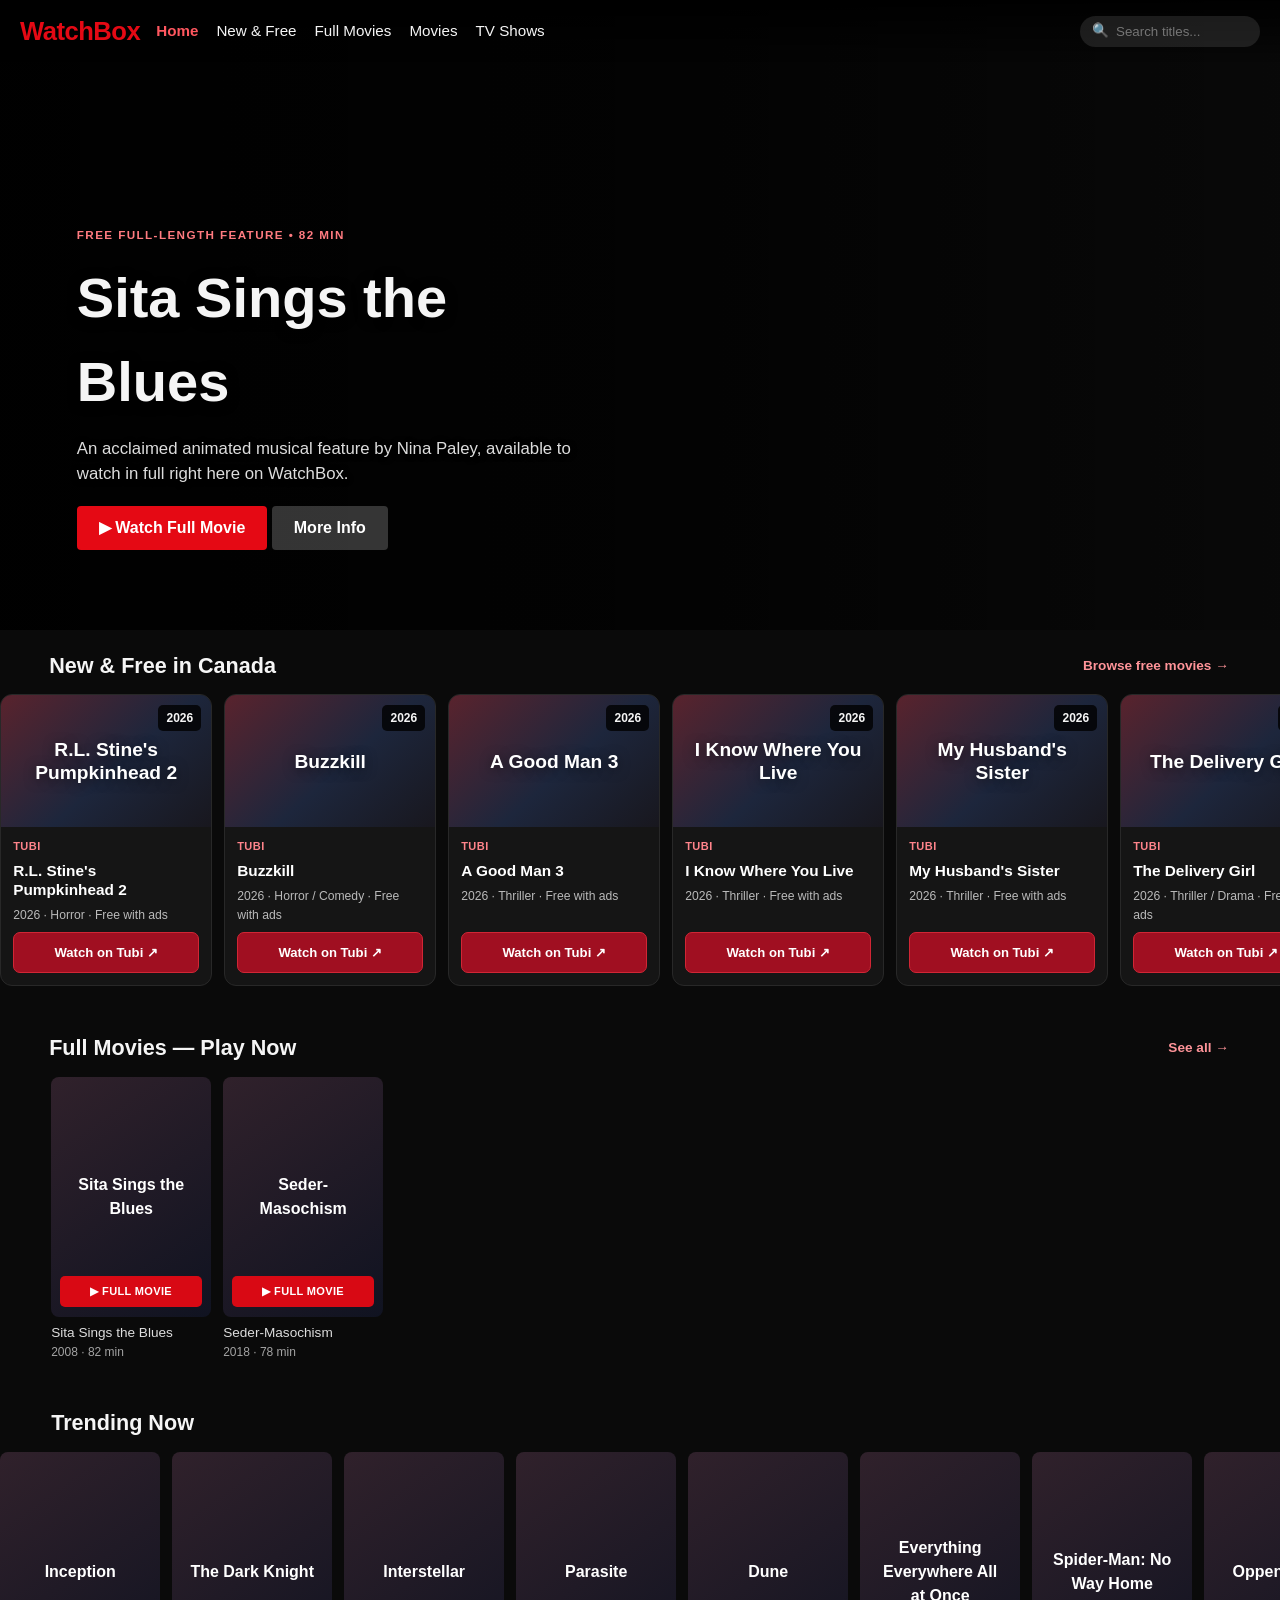
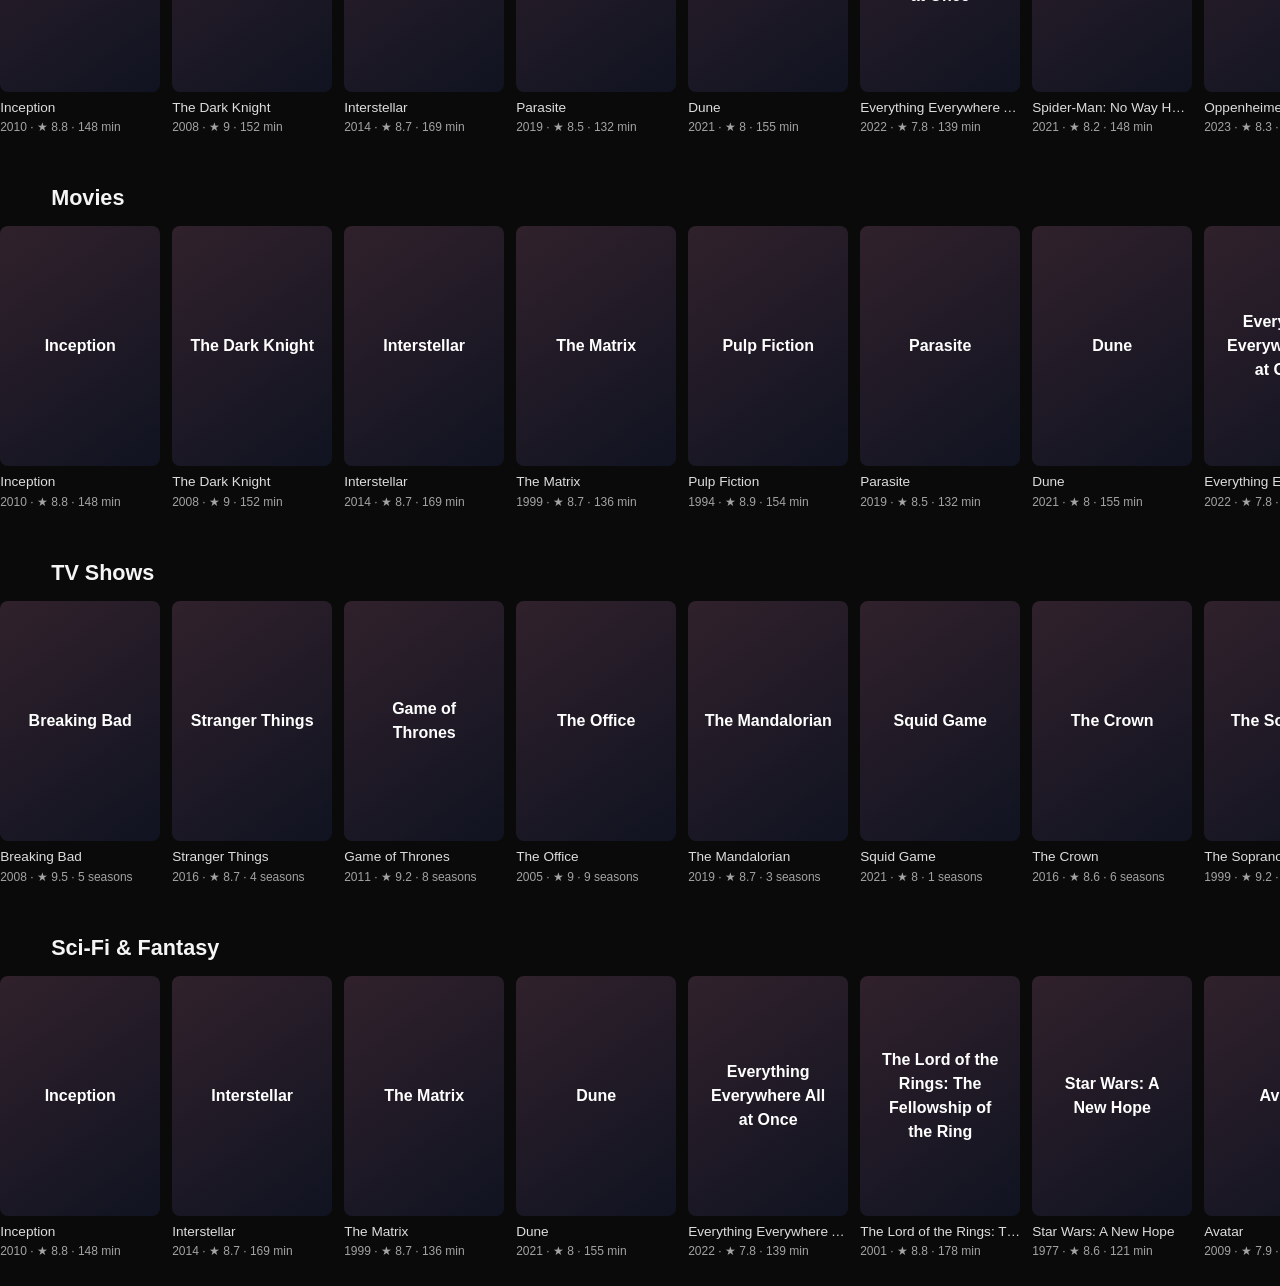
<file: index.html>
<!DOCTYPE html>
<html lang="en">
<head>
<meta charset="UTF-8">
<meta name="viewport" content="width=device-width, initial-scale=1.0">
<title>WatchBox — Home</title>
<link rel="stylesheet" href="style.css">
</head>
<body>

<header id="header">
  <a href="index.html" class="logo">WatchBox</a>
  <nav class="nav-links">
    <a href="index.html">Home</a>
    <a href="new-free.html">New &amp; Free</a>
    <a href="full-movies.html">Full Movies</a>
    <a href="movies.html">Movies</a>
    <a href="tv.html">TV Shows</a>
  </nav>
  <div class="search-wrap">
    <input type="search" id="search" aria-label="Search titles" placeholder="Search titles..." autocomplete="off">
  </div>
</header>

<section class="hero">
  <div class="hero-content">
    <div class="eyebrow">FREE FULL-LENGTH FEATURE • 82 MIN</div>
    <h1>Sita Sings the Blues</h1>
    <p>An acclaimed animated musical feature by Nina Paley, available to watch in full right here on WatchBox.</p>
    <a href="watch.html?id=90001" class="btn">▶ Watch Full Movie</a>
    <a href="detail.html?id=90001" class="btn secondary">More Info</a>
  </div>
</section>

<main>
  <section class="section">
    <div class="section-heading">
      <h2 class="section-title">New &amp; Free in Canada</h2>
      <a href="new-free.html" class="see-all">Browse free movies →</a>
    </div>
    <div class="row" id="row-new-free"><p class="free-loading">Loading the latest free movie links…</p></div>
  </section>
  <section class="section">
    <div class="section-heading"><h2 class="section-title">Full Movies — Play Now</h2><a href="full-movies.html" class="see-all">See all →</a></div>
    <div class="row" id="row-full"></div>
  </section>
  <section class="section">
    <h2 class="section-title">Trending Now</h2>
    <div class="row" id="row-trending"></div>
  </section>
  <section class="section">
    <h2 class="section-title">Movies</h2>
    <div class="row" id="row-movies"></div>
  </section>
  <section class="section">
    <h2 class="section-title">TV Shows</h2>
    <div class="row" id="row-tv"></div>
  </section>
  <section class="section">
    <h2 class="section-title">Sci-Fi & Fantasy</h2>
    <div class="row" id="row-scifi"></div>
  </section>
</main>

<script src="data.js"></script>
<script src="streaming.js"></script>
<script src="common.js"></script>
<script src="free-movies.js"></script>
<script>
document.addEventListener("DOMContentLoaded", () => {
  const full = content.filter(hasFullMovie);
  const trending = content.filter(i => i.trending);
  const movies = content.filter(i => i.type === "movie").slice(0, 12);
  const tv = content.filter(i => i.type === "tv").slice(0, 10);
  const scifi = content.filter(i => i.genres.some(g => ["Sci-Fi", "Fantasy", "Adventure"].includes(g))).slice(0, 12);

  const rows = {
    "row-full": full,
    "row-trending": trending,
    "row-movies": movies,
    "row-tv": tv,
    "row-scifi": scifi
  };

  Object.entries(rows).forEach(([id, items]) => {
    const row = document.getElementById(id);
    items.forEach(item => row.appendChild(createCard(item)));
  });
});
</script>
</body>
</html>
</file>
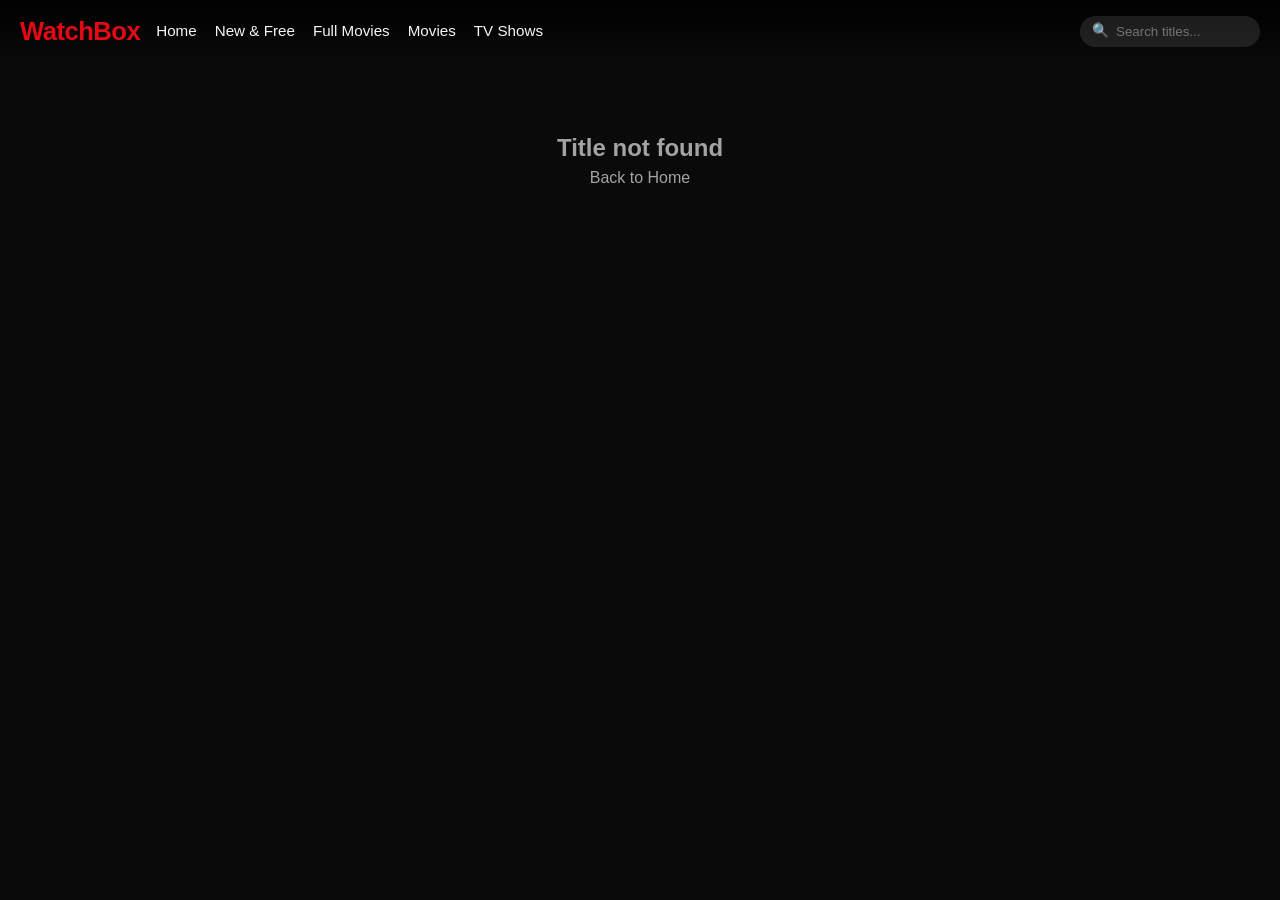
<file: detail.html>
<!DOCTYPE html>
<html lang="en">
<head>
<meta charset="UTF-8">
<meta name="viewport" content="width=device-width, initial-scale=1.0">
<title>WatchBox — Detail</title>
<link rel="stylesheet" href="style.css">
</head>
<body>

<header id="header">
  <a href="index.html" class="logo">WatchBox</a>
  <nav class="nav-links">
    <a href="index.html">Home</a>
    <a href="new-free.html">New &amp; Free</a>
    <a href="full-movies.html">Full Movies</a>
    <a href="movies.html">Movies</a>
    <a href="tv.html">TV Shows</a>
  </nav>
  <div class="search-wrap">
    <input type="search" id="search" aria-label="Search titles" placeholder="Search titles..." autocomplete="off">
  </div>
</header>

<main id="detail-main" style="padding-top: 70px;">
  <!-- Filled by JS -->
</main>

<script src="data.js"></script>
<script src="streaming.js"></script>
<script src="common.js"></script>
<script>
document.addEventListener("DOMContentLoaded", () => {
  const id = parseInt(getParam("id"));
  const item = content.find(c => c.id === id);
  const validTrailer = /^[a-zA-Z0-9_-]{11}$/.test(item?.trailer || "") ? item.trailer : "";
  const main = document.getElementById("detail-main");

  if (!item) {
    main.innerHTML = `<div class="empty"><h2>Title not found</h2><p><a href="index.html">Back to Home</a></p></div>`;
    return;
  }

  document.title = `WatchBox — ${item.title}`;

  const metaParts = [
    item.year,
    item.type === "movie" ? "Movie" : "TV Series",
    typeof item.rating === "number" ? `★ ${item.rating}` : "",
    item.runtime || (item.seasons ? `${item.seasons} season${item.seasons > 1 ? "s" : ""}` : ""),
    item.genres.join(" · ")
  ].filter(Boolean);

  const related = content
    .filter(c => c.id !== item.id && c.genres.some(g => item.genres.includes(g)))
    .slice(0, 10);

  main.innerHTML = `
    <section class="detail-hero" style="background-image: linear-gradient(to top, var(--bg) 0%, transparent 60%), url('${item.backdrop || item.poster}')">
      <div class="detail-content">
        <h1 class="detail-title">${escapeHtml(item.title)}</h1>
        <div class="detail-meta">${escapeHtml(metaParts.join(" · "))}</div>
        <p class="detail-desc">${escapeHtml(item.description)}</p>
        ${hasFullMovie(item) ? `<a href="${watchUrl(item)}" class="btn">▶ Watch Full Movie</a>` : ""}
        ${validTrailer ? `<a href="#trailer" class="btn secondary">▶ Play Trailer</a>` : ""}
      </div>
    </section>
    ${validTrailer ? `
    <div class="trailer-wrap" id="trailer">
      <iframe title="Trailer for ${escapeHtml(item.title)}" src="https://www.youtube.com/embed/${validTrailer}?rel=0" loading="lazy" allowfullscreen></iframe>
    </div>` : ""}
    ${related.length ? `
    <section class="related section">
      <h2 class="section-title">More Like This</h2>
      <div class="row" id="related-row"></div>
    </section>` : ""}
  `;

  if (related.length) {
    const row = document.getElementById("related-row");
    related.forEach(r => row.appendChild(createCard(r)));
  }
});
</script>
</body>
</html>
</file>
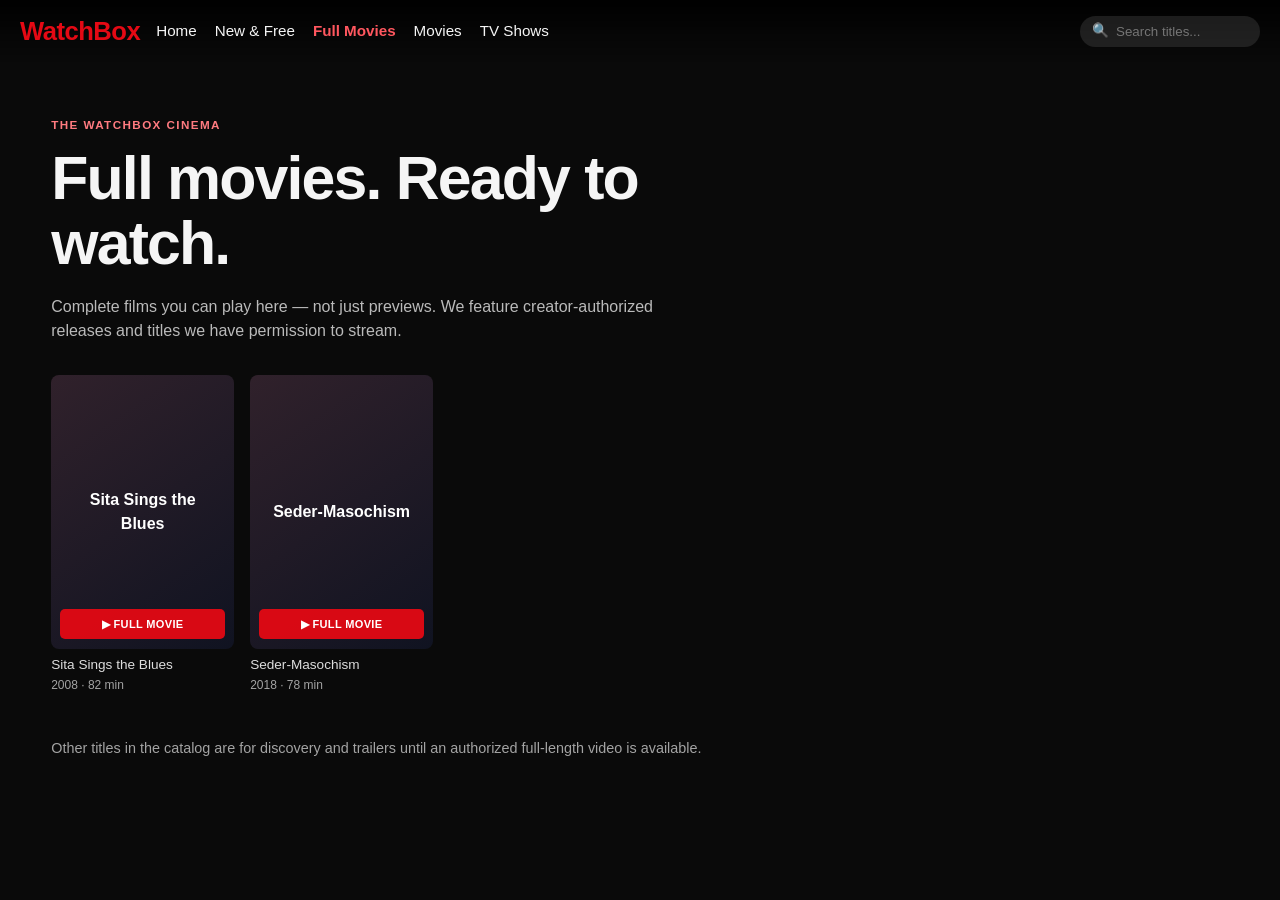
<file: full-movies.html>
<!DOCTYPE html>
<html lang="en">
<head>
<meta charset="UTF-8">
<meta name="viewport" content="width=device-width, initial-scale=1.0">
<title>WatchBox — Full Movies</title>
<meta name="description" content="Watch complete, legitimately available feature films for free on WatchBox.">
<link rel="stylesheet" href="style.css">
</head>
<body>
<header id="header">
  <a href="index.html" class="logo">WatchBox</a>
  <nav class="nav-links" aria-label="Main navigation">
    <a href="index.html">Home</a>
    <a href="new-free.html">New &amp; Free</a>
    <a href="full-movies.html">Full Movies</a>
    <a href="movies.html">Movies</a>
    <a href="tv.html">TV Shows</a>
  </nav>
  <div class="search-wrap"><input type="search" id="search" aria-label="Search titles" placeholder="Search titles..." autocomplete="off"></div>
</header>
<main class="full-movies-page">
  <div class="page-heading">
    <div class="eyebrow">THE WATCHBOX CINEMA</div>
    <h1>Full movies. Ready to watch.</h1>
    <p>Complete films you can play here — not just previews. We feature creator-authorized releases and titles we have permission to stream.</p>
  </div>
  <div class="grid" id="full-movies-grid"></div>
  <p class="availability-note">Other titles in the catalog are for discovery and trailers until an authorized full-length video is available.</p>
</main>
<script src="data.js"></script>
<script src="streaming.js"></script>
<script src="common.js"></script>
<script>
document.addEventListener("DOMContentLoaded", function () {
  var grid = document.getElementById("full-movies-grid");
  content.filter(hasFullMovie).forEach(function (film) { grid.appendChild(createCard(film)); });
});
</script>
</body>
</html>
</file>
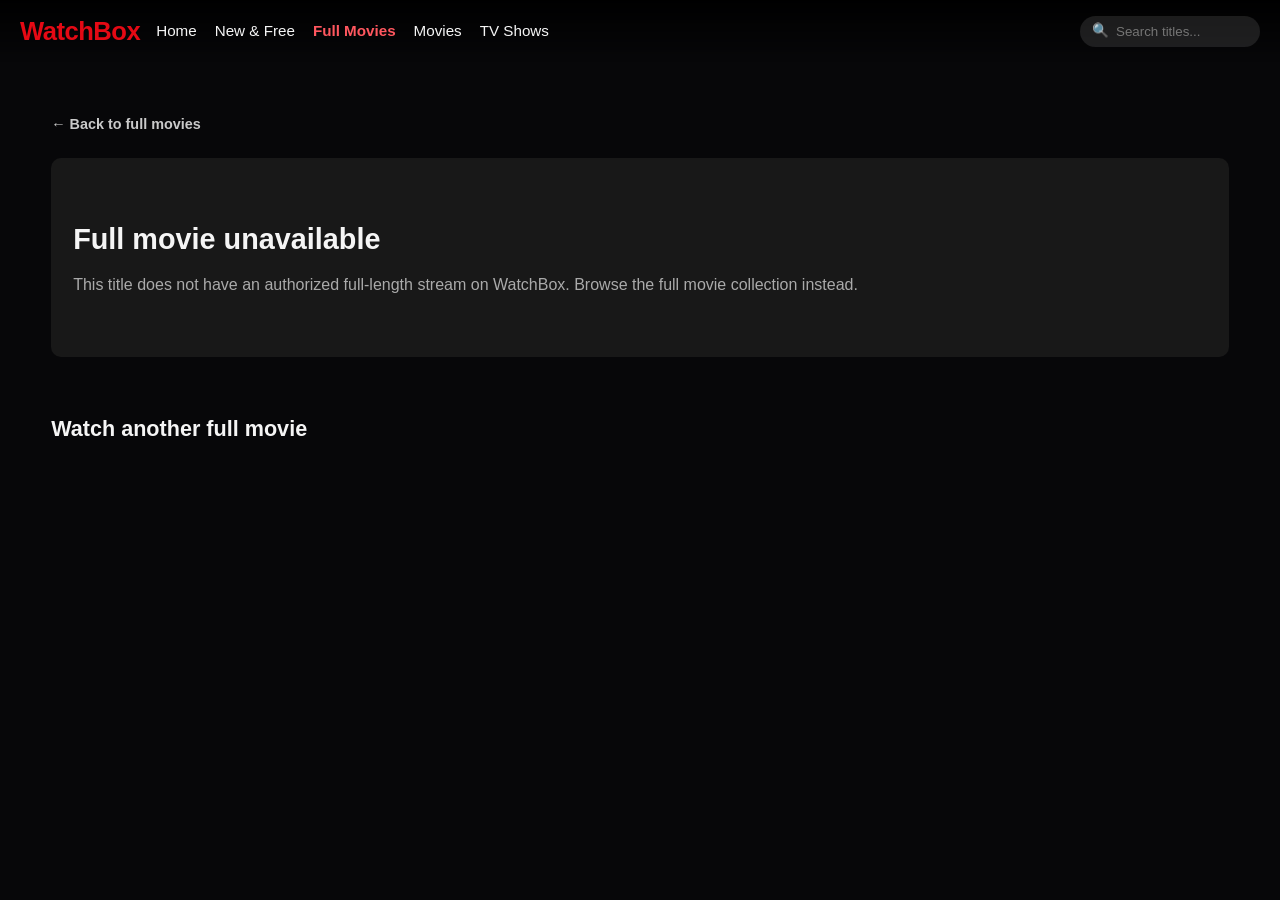
<file: watch.html>
<!DOCTYPE html>
<html lang="en">
<head>
<meta charset="UTF-8">
<meta name="viewport" content="width=device-width, initial-scale=1.0">
<meta name="referrer" content="strict-origin-when-cross-origin">
<title>WatchBox — Watch Full Movie</title>
<meta name="description" content="Watch a full feature film on WatchBox.">
<link rel="stylesheet" href="style.css">
</head>
<body class="watch-body">
<header id="header">
  <a href="index.html" class="logo">WatchBox</a>
  <nav class="nav-links" aria-label="Main navigation">
    <a href="index.html">Home</a>
    <a href="new-free.html">New &amp; Free</a>
    <a href="full-movies.html">Full Movies</a>
    <a href="movies.html">Movies</a>
    <a href="tv.html">TV Shows</a>
  </nav>
  <div class="search-wrap"><input type="search" id="search" aria-label="Search titles" placeholder="Search titles..." autocomplete="off"></div>
</header>
<main class="watch-page">
  <a class="back-link" id="back-link" href="full-movies.html">← Back to full movies</a>
  <div id="player-area"></div>
  <section class="watch-details" id="watch-details"></section>
  <section class="section watch-related">
    <h2 class="section-title">Watch another full movie</h2>
    <div class="row" id="watch-related"></div>
  </section>
</main>
<script src="data.js"></script>
<script src="streaming.js"></script>
<script src="common.js"></script>
<script>
document.addEventListener("DOMContentLoaded", function () {
  var params = new URLSearchParams(window.location.search);
  var idText = params.get("id");
  var id = idText && /^\d+$/.test(idText) ? Number(idText) : NaN;
  var film = content.find(function (item) { return item.id === id; });
  var area = document.getElementById("player-area");
  if (!hasFullMovie(film)) {
    var empty = document.createElement("div");
    empty.className = "watch-error";
    var title = document.createElement("h1");
    title.textContent = "Full movie unavailable";
    var note = document.createElement("p");
    note.textContent = "This title does not have an authorized full-length stream on WatchBox. Browse the full movie collection instead.";
    empty.append(title, note);
    area.appendChild(empty);
    return;
  }

  document.title = "WatchBox — " + film.title;
  document.getElementById("back-link").href = "detail.html?id=" + encodeURIComponent(film.id);
  document.getElementById("back-link").textContent = "← Back to details";

  var kicker = document.createElement("div");
  kicker.className = "watch-kicker";
  kicker.textContent = "● FULL MOVIE • " + film.runtime;
  var heading = document.createElement("h1");
  heading.className = "watch-title";
  heading.textContent = film.title;
  var stage = document.createElement("div");
  stage.className = "player-stage";
  if (film.stream.type === "archive") {
    var frame = document.createElement("iframe");
    frame.src = "https://archive.org/embed/" + film.stream.id;
    frame.title = "Watch the full movie: " + film.title;
    frame.allow = "autoplay; fullscreen; picture-in-picture";
    frame.allowFullscreen = true;
    frame.referrerPolicy = "strict-origin-when-cross-origin";
    stage.appendChild(frame);
  } else if (film.stream.type === "video") {
    var video = document.createElement("video");
    video.controls = true;
    video.playsInline = true;
    video.preload = "metadata";
    video.src = film.stream.url;
    if (film.poster) video.poster = film.poster;
    stage.appendChild(video);
    // Resume works for native video sources; external Archive embeds manage their own player.
    var storageKey = "watchbox-position-" + film.id;
    video.addEventListener("loadedmetadata", function () {
      try {
        var saved = Number(localStorage.getItem(storageKey));
        if (saved > 0 && saved < video.duration - 30) video.currentTime = saved;
      } catch (err) { /* Private browsing may disallow storage. */ }
    });
    video.addEventListener("timeupdate", function () {
      try { if (Math.floor(video.currentTime) % 5 === 0) localStorage.setItem(storageKey, String(video.currentTime)); } catch (err) {}
    });
    video.addEventListener("ended", function () {
      try { localStorage.removeItem(storageKey); } catch (err) {}
    });
  }
  area.append(kicker, heading, stage);

  var details = document.getElementById("watch-details");
  var description = document.createElement("p");
  description.textContent = film.description;
  details.appendChild(description);
  if (film.sourceUrl && isSecureVideoUrl(film.sourceUrl)) {
    var source = document.createElement("a");
    source.className = "source-link";
    source.href = film.sourceUrl;
    source.target = "_blank";
    source.rel = "noopener noreferrer";
    source.textContent = "Player not working? Watch at the original source ↗";
    details.appendChild(source);
  }
  if (film.rightsLabel) {
    var rights = document.createElement("p");
    rights.className = "rights-note";
    rights.textContent = film.rightsLabel + ".";
    if (film.rightsUrl && isSecureVideoUrl(film.rightsUrl)) {
      var link = document.createElement("a");
      link.href = film.rightsUrl;
      link.target = "_blank";
      link.rel = "noopener noreferrer";
      link.textContent = " Rights details ↗";
      rights.appendChild(link);
    }
    details.appendChild(rights);
  }

  var related = document.getElementById("watch-related");
  content.filter(function (item) { return item.id !== film.id && hasFullMovie(item); })
    .forEach(function (item) { related.appendChild(createCard(item)); });
});
</script>
</body>
</html>
</file>
<file: style.css>
:root {
  --bg: #0a0a0a;
  --surface: #141414;
  --card: #1a1a1a;
  --text: #f5f5f5;
  --muted: #a3a3a3;
  --accent: #e50914;
  --accent-hover: #f40612;
  --radius: 8px;
}
* { box-sizing: border-box; margin: 0; padding: 0; }
body {
  font-family: -apple-system, BlinkMacSystemFont, "Segoe UI", Roboto, Helvetica, Arial, sans-serif;
  background: var(--bg);
  color: var(--text);
  line-height: 1.5;
  overflow-x: hidden;
}
a { color: inherit; text-decoration: none; }
img { max-width: 100%; display: block; }

header {
  position: fixed;
  top: 0; left: 0; right: 0;
  z-index: 100;
  background: linear-gradient(to bottom, rgba(0,0,0,0.9) 0%, transparent 100%);
  padding: 12px 20px;
  display: flex;
  align-items: center;
  gap: 16px;
  transition: background 0.3s;
}
header.scrolled { background: rgba(10,10,10,0.95); backdrop-filter: blur(12px); }
.logo { font-size: 1.6rem; font-weight: 800; color: var(--accent); letter-spacing: -0.5px; }
.nav-links { display: flex; gap: 18px; font-size: 0.95rem; }
.nav-links a:hover, .nav-links a.active { color: #fff; font-weight: 600; }
.search-wrap { margin-left: auto; position: relative; }
#search {
  background: rgba(255,255,255,0.1);
  border: none;
  border-radius: 20px;
  padding: 8px 16px 8px 36px;
  color: #fff;
  width: 180px;
  transition: width 0.3s, background 0.3s;
  outline: none;
}
#search:focus { width: 240px; background: rgba(255,255,255,0.15); }
.search-wrap::before {
  content: "🔍";
  position: absolute;
  left: 12px; top: 50%;
  transform: translateY(-50%);
  font-size: 0.85rem;
  pointer-events: none;
}

.hero {
  position: relative;
  height: 70vh;
  min-height: 420px;
  background: linear-gradient(to right, rgba(0,0,0,0.85) 40%, transparent 100%),
              url('https://image.tmdb.org/t/p/original/s3TBrRGB1iav7gFOCNx3H31MoES.jpg') center/cover no-repeat;
  display: flex;
  align-items: flex-end;
  padding: 0 6% 80px;
}
.hero-content { max-width: 520px; }
.hero h1 { font-size: clamp(2.2rem, 5vw, 3.5rem); font-weight: 800; margin-bottom: 12px; text-shadow: 0 2px 12px rgba(0,0,0,0.8); }
.hero p { font-size: 1.05rem; color: #ddd; margin-bottom: 20px; text-shadow: 0 1px 6px rgba(0,0,0,0.7); }
.btn {
  display: inline-flex;
  align-items: center;
  gap: 8px;
  background: var(--accent);
  color: #fff;
  border: none;
  padding: 10px 22px;
  border-radius: 4px;
  font-weight: 600;
  cursor: pointer;
  font-size: 1rem;
  transition: background 0.2s, transform 0.1s;
}
.btn:hover { background: var(--accent-hover); }
.btn.secondary { background: rgba(255,255,255,0.2); }
.btn.secondary:hover { background: rgba(255,255,255,0.3); }

.page-header {
  padding: 100px 4% 20px;
}
.page-header h1 { font-size: 2rem; font-weight: 700; }

.section { padding: 20px 0 10px; }
.section-title { font-size: 1.35rem; font-weight: 700; margin: 0 4% 12px; }
.row {
  display: flex;
  gap: 12px;
  overflow-x: auto;
  padding: 0 4% 16px;
  scroll-snap-type: x mandatory;
  scrollbar-width: none;
}
.row::-webkit-scrollbar { display: none; }
.card {
  flex: 0 0 160px;
  scroll-snap-align: start;
  cursor: pointer;
  transition: transform 0.25s;
}
.card:hover { transform: scale(1.06); z-index: 2; }
.card img {
  width: 100%;
  height: 240px;
  object-fit: cover;
  border-radius: var(--radius);
  background: #222;
}
.card-title { font-size: 0.85rem; margin-top: 6px; white-space: nowrap; overflow: hidden; text-overflow: ellipsis; color: #ddd; }
.card-meta { font-size: 0.75rem; color: var(--muted); }

.grid {
  display: grid;
  grid-template-columns: repeat(auto-fill, minmax(160px, 1fr));
  gap: 16px;
  padding: 0 4% 40px;
}
.grid .card { flex: none; width: 100%; }
.grid .card img { height: 240px; }

.detail-hero {
  position: relative;
  height: 60vh;
  min-height: 360px;
  background: center/cover no-repeat;
  display: flex;
  align-items: flex-end;
  padding: 0 6% 60px;
}
.detail-hero::before {
  content: "";
  position: absolute;
  inset: 0;
  background: linear-gradient(to top, var(--bg) 0%, transparent 60%);
}
.detail-content { position: relative; z-index: 1; max-width: 700px; }
.detail-title { font-size: clamp(2rem, 4vw, 3rem); font-weight: 800; margin-bottom: 8px; }
.detail-meta { color: #ccc; margin-bottom: 16px; font-size: 1.05rem; }
.detail-desc { font-size: 1.1rem; margin-bottom: 24px; max-width: 600px; color: #ddd; }
.trailer-wrap {
  position: relative;
  padding-bottom: 56.25%;
  height: 0;
  margin: 30px 6% 40px;
  border-radius: 8px;
  overflow: hidden;
  background: #000;
  max-width: 1000px;
}
.trailer-wrap iframe { position: absolute; top: 0; left: 0; width: 100%; height: 100%; border: none; }

.related { padding: 0 0 40px; }
.empty { text-align: center; padding: 60px 20px; color: var(--muted); }

@media (max-width: 600px) {
  .nav-links { display: none; }
  #search { width: 140px; }
  #search:focus { width: 180px; }
  .card { flex: 0 0 130px; }
  .card img, .grid .card img { height: 195px; }
  .hero { height: 55vh; padding-bottom: 50px; }
  .grid { grid-template-columns: repeat(auto-fill, minmax(130px, 1fr)); gap: 12px; }
  .detail-hero { height: 50vh; padding-bottom: 40px; }
}


/* Full-film cinema experience */
.eyebrow, .watch-kicker {
  color: #ff7b80;
  font-weight: 800;
  letter-spacing: .12em;
  font-size: .73rem;
  text-transform: uppercase;
  margin-bottom: 12px;
}
.hero {
  background: linear-gradient(90deg, rgba(0,0,0,.96) 4%, rgba(0,0,0,.72) 54%, rgba(0,0,0,.18) 100%),
              url('https://archive.org/services/img/Sita_Sings_the_Blues') center/cover no-repeat;
}
.btn:focus-visible, a:focus-visible, input:focus-visible { outline: 2px solid #fff; outline-offset: 3px; }
.nav-links a.active { color: #ff575f; }
.section-heading { display:flex; align-items:center; justify-content:space-between; padding-right:4%; gap:12px; }
.see-all { color:#ff9499; font-size:.85rem; font-weight:700; white-space:nowrap; margin-bottom:12px; }
.see-all:hover, .source-link:hover { text-decoration:underline; }
.card { display:block; position:relative; min-width:0; }
.card-art { position:relative; width:100%; aspect-ratio:2/3; border-radius:8px; background:linear-gradient(145deg,#30212b,#101321); overflow:hidden; }
.card-art img, .grid .card-art img { width:100%; height:100%; object-fit:cover; border-radius:0; position:relative; z-index:1; }
.card-art .poster-fallback { position:absolute; inset:16px; display:flex; align-items:center; justify-content:center; text-align:center; font-size:1rem; font-weight:700; color:#fff; }
.watch-pill { position:absolute; z-index:2; bottom:10px; left:9px; right:9px; padding:7px 9px; border-radius:5px; background:rgba(229,9,20,.94); color:#fff; text-align:center; font-size:.69rem; font-weight:800; letter-spacing:.03em; }
.card:hover .card-art { outline:1px solid rgba(255,255,255,.4); }
.card:focus-visible { outline:2px solid #fff; outline-offset:4px; }
.full-movies-page { padding:116px 0 60px; min-height:100vh; }
.page-heading { padding:0 4% 32px; max-width:830px; }
.page-heading h1 { font-size:clamp(2rem,5vw,3.8rem); line-height:1.08; margin:0 0 18px; letter-spacing:-.03em; }
.page-heading p { color:#bababa; font-size:1rem; max-width:650px; }
.availability-note { color:var(--muted); padding:4px 4% 24px; max-width:800px; font-size:.9rem; }
.watch-body { background:#070709; }
.watch-page { max-width:1320px; margin:auto; min-height:100vh; padding:112px 4% 55px; }
.back-link { color:#cacaca; font-weight:600; display:inline-block; margin-bottom:22px; font-size:.9rem; }
.back-link:hover { color:white; }
.watch-title { font-size:clamp(1.5rem,3vw,2.6rem); margin-bottom:20px; line-height:1.15; }
.watch-kicker { color:#fb7077; }
.player-stage { background:#000; aspect-ratio:16/9; width:100%; position:relative; border:1px solid #292929; border-radius:12px; overflow:hidden; box-shadow:0 18px 70px rgba(0,0,0,.5); }
.player-stage iframe, .player-stage video { width:100%; height:100%; display:block; border:0; background:#000; }
.watch-details { margin:22px 0 36px; max-width:850px; }
.watch-details p { color:#c6c6c6; line-height:1.65; }
.watch-details .rights-note { font-size:.83rem; color:#999; margin-top:10px; }
.source-link, .rights-note a { display:inline-block; color:#ff989c; font-size:.9rem; margin-top:12px; text-decoration:underline; text-underline-offset:3px; }
.watch-error { padding:60px 22px; background:#181818; border-radius:10px; margin-bottom:26px; }
.watch-error h1 { margin-bottom:12px; font-size:1.8rem; }
.watch-error p { color:#aaa; }
.watch-related .section-title { margin-left:0; }
.watch-related .row { padding-left:0; }
@media (max-width:600px) {
  header { display:grid; grid-template-columns:auto minmax(0,1fr); row-gap:9px; column-gap:8px; padding:9px 13px; background:rgba(8,8,8,.96); }
  .logo { grid-row:1; grid-column:1; font-size:1.35rem; }
  .nav-links { grid-row:2; grid-column:1/-1; display:flex; gap:18px; overflow-x:auto; white-space:nowrap; scrollbar-width:none; font-size:.86rem; padding-bottom:3px; }
  .nav-links::-webkit-scrollbar { display:none; }
  .search-wrap { grid-row:1; grid-column:2; justify-self:end; margin:0; min-width:0; width:min(100%,180px); }
  #search, #search:focus { width:100%; max-width:180px; }
  .page-header { padding-top:120px; }
  .hero { min-height:470px; height:66svh; padding:115px 5% 43px; }
  .hero h1 { font-size:2.25rem; }
  .hero p { font-size:.94rem; }
  .btn { padding:10px 14px; font-size:.9rem; margin-bottom:6px; }
  .full-movies-page { padding-top:134px; }
  .watch-page { padding:133px 3% 40px; }
  .player-stage { border-radius:6px; }
  .watch-title { margin-bottom:16px; }
  .watch-details { padding:0 2%; }
  .detail-hero { padding-top:105px; min-height:440px; }
  #detail-main { padding-top:105px !important; }
  .card-art img, .grid .card-art img { height:100%; }
  .watch-pill { font-size:.6rem; padding:5px 3px; }
}


/* Free-to-watch discovery and legal external watch links */
.free-page { padding:118px 0 50px; min-height:100vh; }
.free-intro { padding:20px 4% 35px; max-width:1060px; }
.free-intro h1 { font-size:clamp(2.5rem,6vw,5rem); line-height:1.02; letter-spacing:-.055em; font-weight:850; margin:0 0 22px; }
.free-intro > p { max-width:650px; color:#c7c7c7; font-size:1.03rem; }
.free-stats { display:flex; flex-wrap:wrap; gap:12px; margin-top:22px; font-size:.84rem; color:#a9a9a9; }
.free-stats span:first-child { color:#f4f4f4; font-weight:700; }
.free-collection { padding-bottom:35px; }
.free-collection .section-heading { padding-left:4%; }
.free-toolbar { display:grid; grid-template-columns:minmax(230px,2fr) repeat(2,minmax(155px,1fr)); gap:12px; margin:8px 4% 14px; }
.free-label { display:flex; flex-direction:column; gap:6px; font-size:.78rem; font-weight:700; color:#d0d0d0; }
.free-label input,.free-label select {
  width:100%; min-height:42px; border:1px solid #3b3b3b; background:#191919;
  color:#fff; border-radius:8px; padding:8px 12px; font:inherit; font-size:.91rem;
}
.free-label input:focus-visible,.free-label select:focus-visible { outline:2px solid #fff; outline-offset:2px; }
.free-note { color:#aaa; font-size:.85rem; margin:0 4% 18px; max-width:860px; line-height:1.5; }
.free-grid { grid-template-columns:repeat(auto-fill,minmax(225px,1fr)); gap:16px; }
.free-card { min-width:0; display:flex; flex-direction:column; border:1px solid #282828; border-radius:12px; overflow:hidden; background:#151515; transition:transform .15s, border-color .15s; }
.free-card:hover { border-color:#6b4c53; transform:translateY(-2px); }
.free-card-art { aspect-ratio:16/10; position:relative; background:linear-gradient(138deg,#59232d,#1d263c 55%,#18171e); overflow:hidden; display:flex; justify-content:center; align-items:center; padding:16px; }
.free-card-art img { position:absolute; inset:0; width:100%; height:100%; object-fit:cover; z-index:1; }
.free-art-title { color:#fff; font-size:clamp(.95rem,1.5vw,1.3rem); font-weight:800; line-height:1.2; max-width:200px; text-align:center; text-shadow:0 2px 12px rgba(0,0,0,.5); }
.free-year { position:absolute; top:10px; right:10px; z-index:2; background:rgba(0,0,0,.8); border-radius:5px; padding:4px 8px; font-size:.75rem; font-weight:700; }
.free-card-content { display:flex; flex-direction:column; align-items:stretch; flex:1; gap:7px; padding:16px; }
.free-source { color:#ff848b; font-weight:800; letter-spacing:.04em; text-transform:uppercase; font-size:.69rem; line-height:1.4; }
.free-card-title { color:white; font-size:1.05rem; font-weight:760; line-height:1.25; margin:0; overflow-wrap:anywhere; }
.free-card-meta { color:#bababa; font-size:.76rem; }
.free-card-description { color:#a9a9a9; font-size:.86rem; line-height:1.5; display:-webkit-box; -webkit-line-clamp:3; -webkit-box-orient:vertical; overflow:hidden; }
.free-watch-link { display:block; margin-top:auto; padding:10px 11px; border:1px solid #d12635; color:#fff; border-radius:7px; text-align:center; font-size:.82rem; font-weight:800; background:#a00f21; transition:background .15s; }
.free-watch-link:hover { background:#d12635; }
.free-watch-link:focus-visible { outline:2px solid #fff; outline-offset:2px; }
#row-new-free .free-card-compact { flex:0 0 212px; scroll-snap-align:start; }
#row-new-free .free-card-art { aspect-ratio:16/10; }
#row-new-free .free-card-content { padding:12px; }
#row-new-free .free-card-title { font-size:.96rem; }
.free-empty,.free-loading,.free-error { padding:20px 4%; color:#aaa; }
.free-footer { border-top:1px solid #262626; padding:25px 4% 35px; color:#888; font-size:.75rem; line-height:1.8; }
.free-footer a { color:#dbdbdb; text-decoration:underline; }
.free-footer p + p { margin-top:8px; }
@media (max-width:720px) {
 .free-toolbar { grid-template-columns:repeat(2,minmax(0,1fr)); }
 .free-toolbar .free-label:first-child { grid-column:1/-1; }
 .free-intro { padding-top:12px; }
}
@media (max-width:600px) {
 .free-page { padding-top:122px; }
 .free-intro { padding-bottom:26px; }
 .free-intro h1 { font-size:2.9rem; }
 .free-intro > p { font-size:.91rem; }
 .free-grid { grid-template-columns:repeat(2,minmax(0,1fr)); gap:10px; padding:0 3% 35px; }
 .free-card-content { padding:10px; gap:5px; }
 .free-card-title { font-size:.9rem; }
 .free-card-meta { font-size:.7rem; }
 .free-card-description { display:none; }
 .free-watch-link { font-size:.73rem; padding:9px 6px; }
 .free-source { font-size:.65rem; }
 .free-card-art { aspect-ratio:4/3; padding:8px; }
 .free-year { font-size:.63rem; top:6px; right:6px; }
 .free-art-title { font-size:.87rem; }
 #row-new-free .free-card-compact { flex-basis:178px; }
}
</file>
